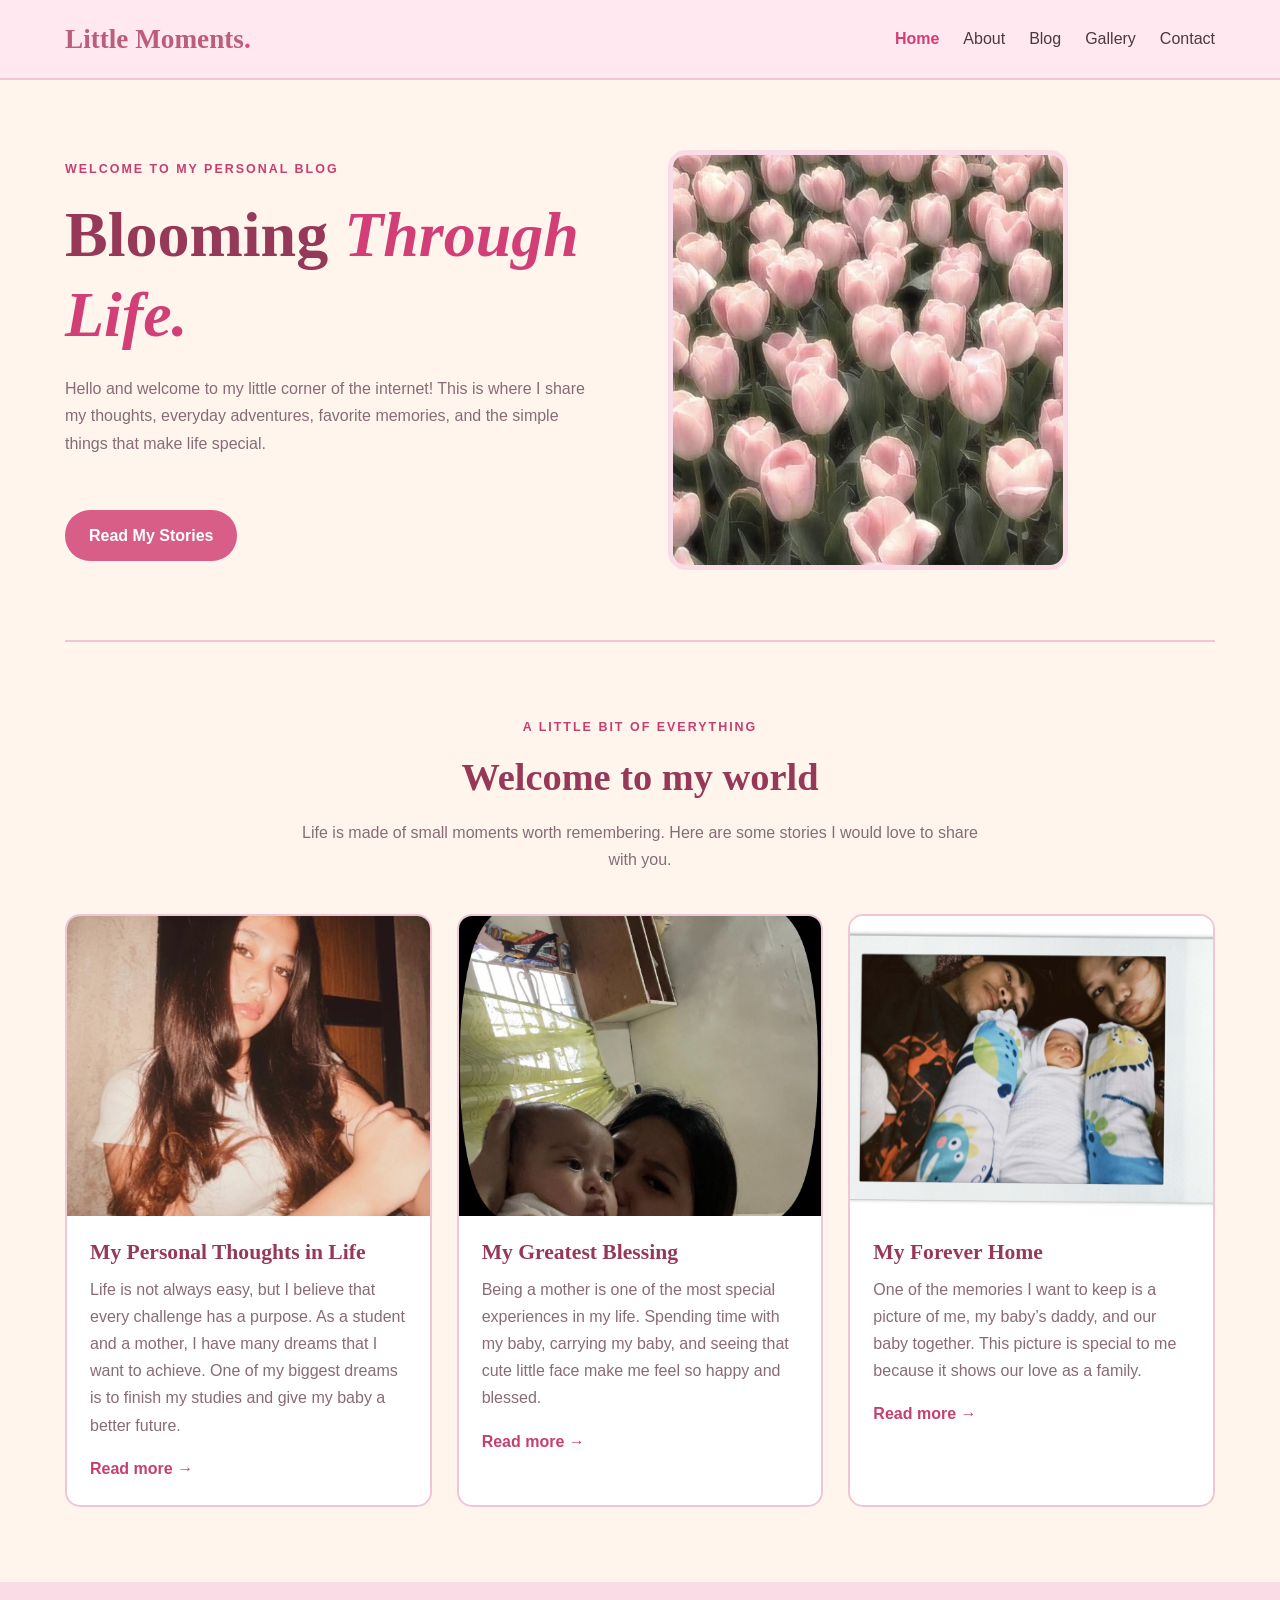
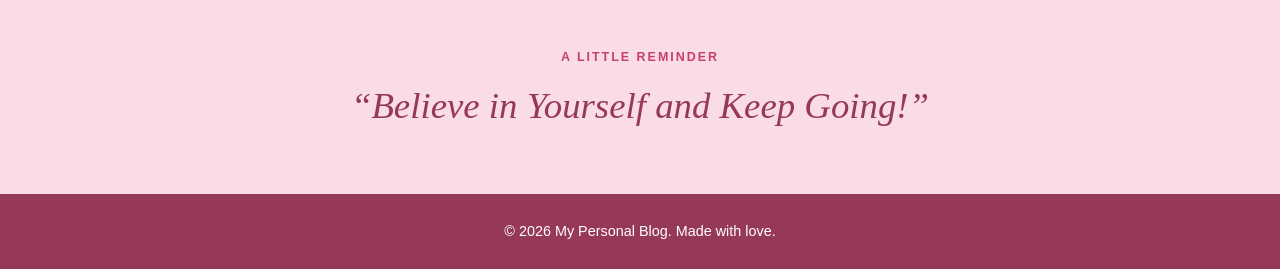
<file: index.html>
<!DOCTYPE html>
<html lang="en">
<head>
    <meta charset="UTF-8">
    <meta name="viewport" content="width=device-width, initial-scale=1.0">
    <title>My Personal Blog | Home</title>
    <link rel="stylesheet" href="style.css">
</head>
<body>

    <header class="site-header">
        <div class="container nav-container">
            <a class="logo" href="index.html">Little Moments<span>.</span></a>

            <nav aria-label="Main navigation">
                <a class="active" href="index.html">Home</a>
                <a href="about.html">About</a>
                <a href="blog.html">Blog</a>
                <a href="gallery.html">Gallery</a>
                <a href="contacts.html">Contact</a>
            </nav>
        </div>
    </header>

    <main>
        <section class="hero container">
            <div class="hero-text">
                <p class="eyebrow">WELCOME TO MY PERSONAL BLOG</p>
                <h1>Blooming <span>Through Life.</span></h1>

                <p>
                    Hello and welcome to my little corner of the internet!
                    This is where I share my thoughts, everyday adventures,
                    favorite memories, and the simple things that make life special.
                </p>

                <br>

                <a class="button" href="blog.html">Read My Stories</a>
            </div>

            <div class="hero-image">
                <img
                    src="images/(⊃｡•́‿•̀｡)⊃.jpg"
                    alt="Pinky Tulips">
            </div>
        </section>

        <hr class="container divider">

        <section class="container section">
            <div class="section-heading">
                <p class="eyebrow">A LITTLE BIT OF EVERYTHING</p>
                <h2>Welcome to my world</h2>
                <p>
                    Life is made of small moments worth remembering.
                    Here are some stories I would love to share with you.
                </p>
            </div>

            <div class="card-grid">
                <article class="post-card">
                    <img
                        src="images/picture 1 (10).jpg"
                        alt="My Personal Thoughts">
                    <div class="card-content">
                        <h3>My Personal Thoughts in Life</h3>
                        <p>
                             Life is not always easy, but I believe that every challenge
                             has a purpose. As a student and a mother, I have many dreams
                             that I want to achieve. One of my biggest dreams is to 
                             finish my studies and give my baby a better future.
                        </p>
                        <a class="text-link" href="blog.html">Read more →</a>
                    </div>
                </article>

                <article class="post-card">
                    <img
                        src="images/picture 1 (7).jpg"
                        alt="My Journey as a Mom">
                    <div class="card-content">
                        <h3>My Greatest Blessing</h3>
                        <p>
                             Being a mother is one of the most special experiences
                             in my life. Spending time with my baby, carrying my baby, 
                             and seeing that cute little face make me feel so happy 
                             and blessed.
                        </p>
                        <a class="text-link" href="blog.html">Read more →</a>
                    </div>
                </article>

                <article class="post-card">
                    <img
                        src="images/picture 1 (2).jpg"
                        alt="The People I Call Home">
                    <div class="card-content">
                        <h3>My Forever Home</h3>
                        <p>
                             One of the memories I want to keep is a picture of me, 
                             my baby’s daddy, and our baby together. This picture is 
                             special to me because it shows our love as a family.
                        </p>
                        <a class="text-link" href="blog.html">Read more →</a>
                    </div>
                </article>
            </div>
        </section>

        <section class="quote-section">
            <div class="container">
                <p class="eyebrow">A LITTLE REMINDER</p>
                <h2>“Believe in Yourself and Keep Going!”</h2>
            </div>
        </section>
    </main>

    <footer class="site-footer">
        <div class="container">
            <p>© 2026 My Personal Blog. Made with love.</p>
        </div>
    </footer>

</body>
</html>
</file>
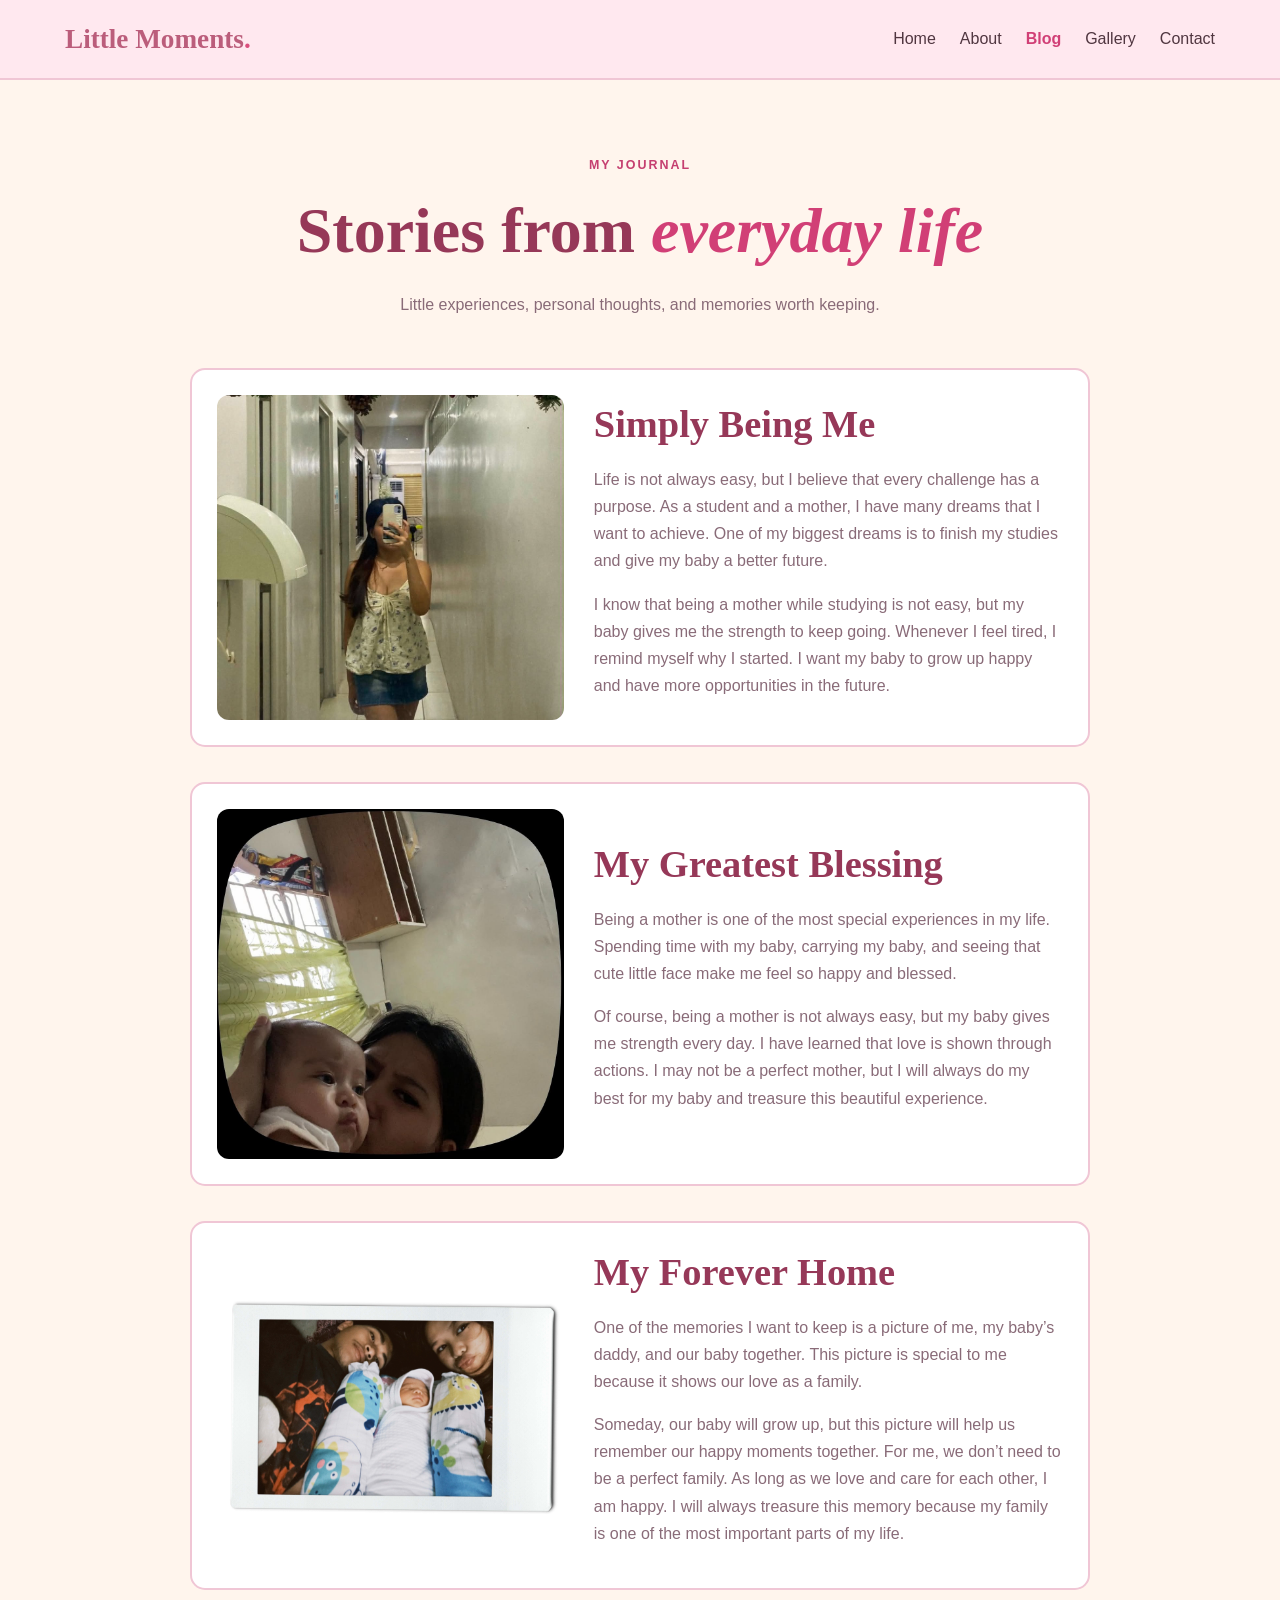
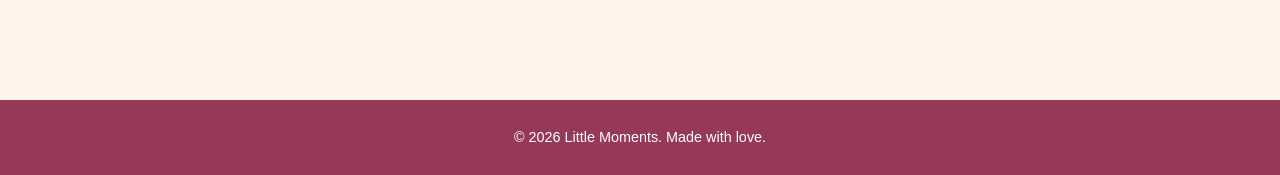
<file: blog.html>
<!DOCTYPE html>
<html lang="en">
<head>
    <meta charset="UTF-8">
    <meta name="viewport" content="width=device-width, initial-scale=1.0">
    <title>My Blog | Personal Blog</title>
    <link rel="stylesheet" href="style.css">
</head>
<body>

    <header class="site-header">
        <div class="container nav-container">
            <a class="logo" href="index.html">Little Moments<span>.</span></a>

            <nav aria-label="Main navigation">
                <a href="index.html">Home</a>
                <a href="about.html">About</a>
                <a class="active" href="blog.html">Blog</a>
                <a href="gallery.html">Gallery</a>
                <a href="contacts.html">Contact</a>
            </nav>
        </div>
    </header>

    <main class="container section">
        <div class="page-heading">
            <p class="eyebrow">MY JOURNAL</p>
            <h1>Stories from <span>everyday life</span></h1>
            <p>Little experiences, personal thoughts, and memories worth keeping.</p>
        </div>

        <div class="blog-list">

            <article class="blog-post">
                <img
                    src="images/picture 1 (11).jpg"
                    alt="My Personal Thoughts in life">

                <div class="blog-post-content">
                    <h2>Simply Being Me</h2>

                    <p>
                       Life is not always easy, but I believe that every challenge
                       has a purpose. As a student and a mother, I have many dreams
                       that I want to achieve. One of my biggest dreams is to 
                       finish my studies and give my baby a better future.
                    </p>

                    <p>
                        I know that being a mother while studying is not easy, 
                        but my baby gives me the strength to keep going. 
                        Whenever I feel tired, I remind myself why I started. 
                        I want my baby to grow up happy and have more 
                        opportunities in the future.
                    </p>
                </div>
            </article>

            <article class="blog-post">
                <img
                    src="images/picture 1 (7).jpg"
                    alt="My Journey as a mom">

                <div class="blog-post-content">
                    <h2>My Greatest Blessing</h2>

                    <p>
                        Being a mother is one of the most special experiences
                        in my life. Spending time with my baby, carrying my baby, 
                        and seeing that cute little face make me feel so happy 
                        and blessed.
                    </p>

                    <p>
                        Of course, being a mother is not always easy, but my baby 
                        gives me strength every day. I have learned that love is 
                        shown through actions. I may not be a perfect mother, 
                        but I will always do my best for my baby and treasure 
                        this beautiful experience.
                    </p>
                </div>
            </article>

            <article class="blog-post">
                <img
                    src="images/picture 1 (2).jpg"
                    alt="The People I Call Home">

                <div class="blog-post-content">
                    <h2>My Forever Home</h2>

                    <p>
                        One of the memories I want to keep is a picture of me, 
                        my baby’s daddy, and our baby together. This picture is 
                        special to me because it shows our love as a family.
                    </p>

                    <p>
                        Someday, our baby will grow up, but this picture will 
                        help us remember our happy moments together. For me, 
                        we don’t need to be a perfect family. As long as we love 
                        and care for each other, I am happy. I will always 
                        treasure this memory because my family is one of the 
                        most important parts of my life.
                    </p>
                </div>
            </article>

        </div>
    </main>

    <footer class="site-footer">
        <div class="container">
            <p>© 2026 Little Moments. Made with love.</p>
        </div>
    </footer>

</body>
</html>
</file>
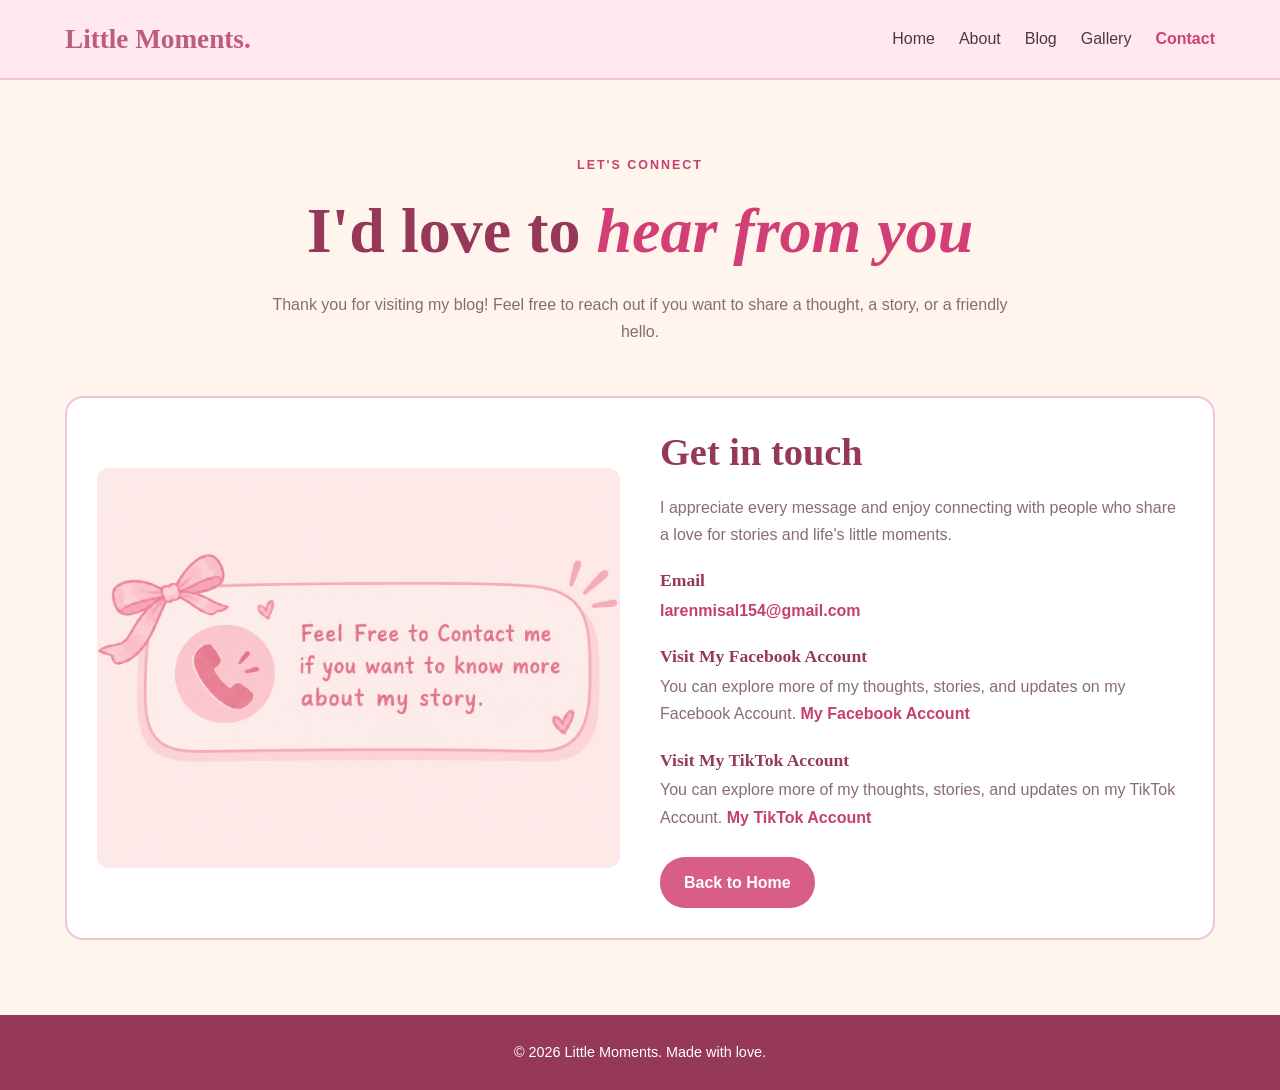
<file: contacts.html>
<!DOCTYPE html>
<html lang="en">
<head>
    <meta charset="UTF-8">
    <meta name="viewport" content="width=device-width, initial-scale=1.0">
    <title>Contact | Personal Blog</title>
    <link rel="stylesheet" href="style.css">
</head>
<body>

    <header class="site-header">
        <div class="container nav-container">
            <a class="logo" href="index.html">Little Moments<span>.</span></a>

            <nav aria-label="Main navigation">
                <a href="index.html">Home</a>
                <a href="about.html">About</a>
                <a href="blog.html">Blog</a>
                <a href="gallery.html">Gallery</a>
                <a class="active" href="contacts.html">Contact</a>
            </nav>
        </div>
    </header>

    <main class="container section">
        <div class="page-heading">
            <p class="eyebrow">LET'S CONNECT</p>
            <h1>I'd love to <span>hear from you</span></h1>
            <p>
                Thank you for visiting my blog! Feel free to reach out
                if you want to share a thought, a story, or a friendly hello.
            </p>
        </div>

        <section class="contact-card">
            <div class="contact-decoration">
                <img
                    src="images/Feel Free to Contact Me.png"
                    alt="My Own Kind of Pinks">
            </div>

            <div class="contact-details">
                <h2>Get in touch</h2>

                <p>
                    I appreciate every message and enjoy connecting with
                    people who share a love for stories and life's little moments.
                </p>

                <h3>Email</h3>
                <p>
                    <a class="text-link" href="mailto:larenmisal154@gmail.com">
                        larenmisal154@gmail.com
                    </a>
                </p>

                <h3>Visit My Facebook Account</h3>
                <p>
                    You can explore more of my thoughts, stories, and updates on my Facebook Account.
                    <a
                        class="text-link"
                        href=" https://www.facebook.com/share/19S1nq78KX/?mibextid=wwXIfr"
                        target="_blank"
                        rel="noopener noreferrer">
                        My Facebook Account
                    </a>
                </p>

                <h3>Visit My TikTok Account</h3>
                <p>
                    You can explore more of my thoughts, stories, and updates on my TikTok Account.
                    <a
                        class="text-link"
                        href=" https://www.tiktok.com/@l608954"
                        target="_blank"
                        rel="noopener noreferrer">
                        My TikTok Account
                    </a>
                </p>

                <a class="button" href="index.html">Back to Home</a>
            </div>
        </section>
    </main>

    <footer class="site-footer">
        <div class="container">
            <p>© 2026 Little Moments. Made with love.</p>
        </div>
    </footer>

</body>
</html>
</file>
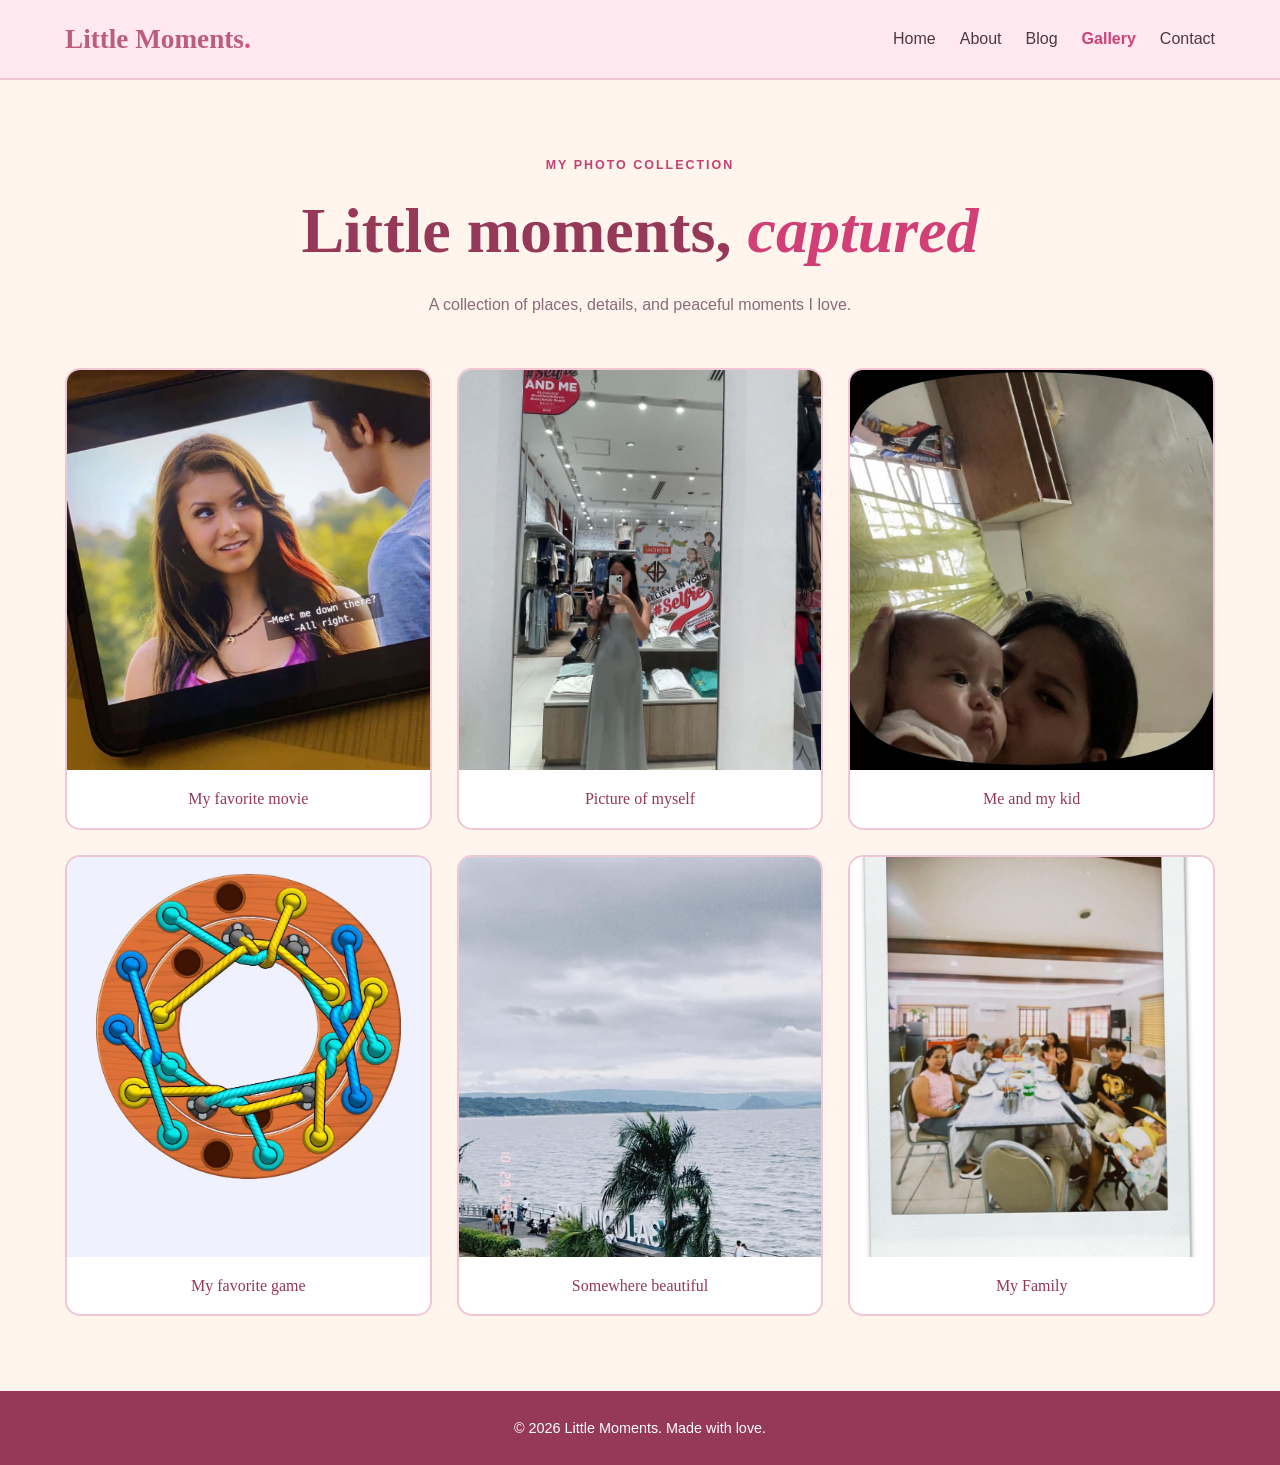
<file: gallery.html>
<!DOCTYPE html>
<html lang="en">
<head>
    <meta charset="UTF-8">
    <meta name="viewport" content="width=device-width, initial-scale=1.0">
    <title>Gallery | Personal Blog</title>
    <link rel="stylesheet" href="style.css">
</head>
<body>

    <header class="site-header">
        <div class="container nav-container">
            <a class="logo" href="index.html">Little Moments<span>.</span></a>

            <nav aria-label="Main navigation">
                <a href="index.html">Home</a>
                <a href="about.html">About</a>
                <a href="blog.html">Blog</a>
                <a class="active" href="gallery.html">Gallery</a>
                <a href="contacts.html">Contact</a>
            </nav>
        </div>
    </header>

    <main class="container section">
        <div class="page-heading">
            <p class="eyebrow">MY PHOTO COLLECTION</p>
            <h1>Little moments, <span>captured</span></h1>
            <p>A collection of places, details, and peaceful moments I love.</p>
        </div>

        <section class="gallery-grid" aria-label="Photo gallery">

            <figure class="gallery-item">
                <img
                    src="images/picture 1 (4).jpg"
                    alt="Movies and popcorn on a cozy night">
                <figcaption>My favorite movie</figcaption>
            </figure>

            <figure class="gallery-item">
                <img
                    src="images/picture 1 (12).jpg"
                    alt="Myself enjoying my life">
                <figcaption>Picture of myself</figcaption>
            </figure>

            <figure class="gallery-item">
                <img
                    src="images/picture 1 (7).jpg"
                    alt="The love of my life">
                <figcaption>Me and my kid</figcaption>
            </figure>

            <figure class="gallery-item">
                <img
                    src="images/picture 1 (1)(1).jpg"
                    alt="me and my game">
                <figcaption>My favorite game</figcaption>
            </figure>

            <figure class="gallery-item">
                <img
                    src="images/picture 1 (3).jpg"
                    alt="a beautiful view of">
                <figcaption>Somewhere beautiful</figcaption>
            </figure>

            <figure class="gallery-item">
                <img
                    src="images/picture 1 (8).jpg"
                    alt="Family members together">
                <figcaption>My Family</figcaption>
            </figure>

        </section>
    </main>

    <footer class="site-footer">
        <div class="container">
            <p>© 2026 Little Moments. Made with love.</p>
        </div>
    </footer>

</body>
</html>
</file>
<file: style.css>
/* ==================================
   PINK AND CREAM COLOR THEME
================================== */

:root {
    --cream: #FFF5ED;
    --white: #FFFFFF;
    --green: #D85D87;
    --dark-green: #963858;
    --light-green: #FADCE7;
    --text: #503640;
    --muted: #896B78;
    --border: #F0C6D5;
}

/* GENERAL SETTINGS */

* {
    margin: 0;
    padding: 0;
    box-sizing: border-box;
}

html {
    scroll-behavior: smooth;
}

body {
    font-family: Arial, Helvetica, sans-serif;
    background-color: #FFF5ED;
    color: #503640;
    line-height: 1.7;
}

.container {
    width: 90%;
    max-width: 1150px;
    margin: 0 auto;
}

.section {
    padding-top: 75px;
    padding-bottom: 75px;
}

/* HEADER AND NAVIGATION */

.site-header {
    background-color: #FFE8EF;
    border-bottom: 2px solid #F0C6D5;
    position: sticky;
    top: 0;
    z-index: 10;
}

.nav-container {
    min-height: 78px;
    display: flex;
    justify-content: space-between;
    align-items: center;
    gap: 24px;
}

.logo {
    font-family: Georgia, "Times New Roman", serif;
    font-size: 1.7rem;
    font-weight: bold;
    color: #bb5d7b;
    text-decoration: none;
}

.logo span {
    color: #db4e7d;
}

nav {
    display: flex;
    align-items: center;
    gap: 24px;
    flex-wrap: wrap;
}

nav a {
    color: #503640;
    text-decoration: none;
    transition: color 0.3s ease;
}

nav a:hover,
nav a.active {
    color: #D13F76;
    font-weight: bold;
}

/* HEADINGS */

h1,
h2,
h3 {
    font-family: Georgia, "Times New Roman", serif;
    line-height: 1.25;
    color: #963858;
}

h1 {
    font-size: clamp(2.3rem, 5vw, 4rem);
    margin-bottom: 20px;
}

h2 {
    font-size: clamp(1.7rem, 3vw, 2.4rem);
    margin-bottom: 18px;
}

h3 {
    font-size: 1.35rem;
    margin-bottom: 10px;
}

h1 span {
    color: #D13F76;
    font-style: italic;
}

p {
    margin-bottom: 16px;
}

.eyebrow {
    color: #C53F70;
    font-size: 0.78rem;
    font-weight: bold;
    letter-spacing: 2px;
    margin-bottom: 15px;
}

.page-heading {
    max-width: 750px;
    margin: 0 auto 50px;
    text-align: center;
}

.page-heading > p:last-child {
    color: #896B78;
}

/* BUTTONS AND LINKS */

.button {
    display: inline-block;
    padding: 12px 24px;
    margin-top: 10px;
    border-radius: 25px;
    background-color: #D85D87;
    color: #FFFFFF;
    text-decoration: none;
    font-weight: bold;
    transition: 0.3s ease;
}

.button:hover {
    background-color: #963858;
    transform: translateY(-2px);
}

.text-link {
    color: #C53F70;
    font-weight: bold;
    text-decoration: none;
}

.text-link:hover {
    text-decoration: underline;
}

/* HOMEPAGE HERO */

.hero {
    display: grid;
    grid-template-columns: 1fr 1fr;
    align-items: center;
    gap: 55px;
    padding-top: 70px;
    padding-bottom: 70px;
}

.hero-text > p:not(.eyebrow) {
    color: #896B78;
    max-width: 520px;
}

.hero-image img {
    display: block;
    width: 400px;
    height: 420px;
    object-fit: cover;
    border-radius: 18px;
    border: 5px solid #FADCE7;
}

.divider {
    border: 0;
    border-top: 2px solid #F0C6D5;
}

.section-heading {
    text-align: center;
    max-width: 680px;
    margin: 0 auto 40px;
}

.section-heading > p:last-child {
    color: #896B78;
}

/* HOMEPAGE BLOG CARDS */

.card-grid {
    display: grid;
    grid-template-columns: repeat(3, minmax(0, 1fr));
    gap: 25px;
}

.post-card {
    background-color: #FFFFFF;
    border: 2px solid #F0C6D5;
    border-radius: 15px;
    overflow: hidden;
    transition: 0.3s ease;
}

.post-card:hover {
    transform: translateY(-5px);
    box-shadow: 0 12px 25px rgba(190, 76, 119, 0.18);
}

.post-card img {
    display: block;
    width: 100%;
    height: 300px;
    object-fit: cover;
}

.card-content {
    padding: 23px;
}

.card-content h3 {
    color: #963858;
}

.card-content > p:not(.post-date) {
    color: #896B78;
}

.post-date {
    color: #C53F70;
    font-size: 0.85rem;
    margin-bottom: 10px;
}

/* QUOTE SECTION */

.quote-section {
    background-color: #FADCE7;
    padding: 65px 0;
    text-align: center;
}

.quote-section h2 {
    max-width: 800px;
    margin: 0 auto;
    font-size: clamp(1.5rem, 3vw, 2.3rem);
    font-weight: normal;
    font-style: italic;
}

/* ABOUT PAGE */

.about-layout {
    display: grid;
    grid-template-columns: 0.9fr 1.1fr;
    gap: 50px;
    align-items: start;
}

.about-image img {
    display: block;
    width: 100%;
    height: 520px;
    object-fit: cover;
    border-radius: 18px;
    border: 5px solid #FADCE7;
}

.about-text > p {
    color: #896B78;
}

.interest-list {
    padding-left: 22px;
    margin-bottom: 20px;
}

.interest-list li {
    margin-bottom: 8px;
}

/* BLOG PAGE */

.blog-list {
    max-width: 900px;
    margin: 0 auto;
}

.blog-post {
    display: grid;
    grid-template-columns: 0.85fr 1.15fr;
    align-items: center;
    gap: 30px;
    margin-bottom: 35px;
    padding: 25px;
    background-color: #FFFFFF;
    border: 2px solid #F0C6D5;
    border-radius: 15px;
}

.blog-post img {
    display: block;
    width: 100%;
    height: auto;
    object-fit: cover;
    border-radius: 12px;
}

.blog-post-content > p:not(.post-date) {
    color: #896B78;
}

/* GALLERY PAGE */

.gallery-grid {
    display: grid;
    grid-template-columns: repeat(3, minmax(0, 1fr));
    gap: 25px;
}

.gallery-item {
    background-color: #FFFFFF;
    border: 2px solid #F0C6D5;
    border-radius: 15px;
    overflow: hidden;
    transition: 0.3s ease;
}

.gallery-item:hover {
    transform: translateY(-4px);
    box-shadow: 0 10px 22px rgba(190, 76, 119, 0.15);
}

.gallery-item img {
    display: block;
    width: 100%;
    height: 400px;
    object-fit: cover;
    transition: transform 0.4s ease;
}

.gallery-item:hover img {
    transform: scale(1.04);
}

.gallery-item figcaption {
    padding: 15px;
    text-align: center;
    color: #963858;
    font-family: Georgia, "Times New Roman", serif;
}

/* CONTACT PAGE */

.contact-card {
    display: grid;
    grid-template-columns: 1fr 1fr;
    align-items: center;
    gap: 40px;
    max-width: auto;
    margin: 0 auto;
    padding: 30px;
    background-color: #FFFFFF;
    border: 2px solid #F0C6D5;
    border-radius: 18px;
}

.contact-decoration img {
    display: block;
    width: 100%;
    height: 400px;
    object-fit: cover;
    border-radius: 12px;
}

.contact-details > p {
    color: #896B78;
}

.contact-details h3 {
    font-size: 1.1rem;
    margin-top: 22px;
    margin-bottom: 5px;
}

/* FOOTER */

.site-footer {
    padding: 25px 0;
    background-color: #963858;
    color: #FFFFFF;
    text-align: center;
}

.site-footer p {
    margin-bottom: 0;
    font-size: 0.9rem;
}

/* RESPONSIVE DESIGN */

@media (max-width: 850px) {
    .nav-container {
        padding-top: 15px;
        padding-bottom: 15px;
        flex-direction: column;
        justify-content: center;
    }

    nav {
        justify-content: center;
        gap: 15px;
    }

    .hero {
        gap: 30px;
    }

    .hero-image img {
        height: 350px;
    }

    .card-grid,
    .gallery-grid {
        grid-template-columns: repeat(2, minmax(0, 1fr));
    }

    .about-layout {
        gap: 30px;
    }

    .about-image img {
        height: 450px;
    }
}

@media (max-width: 600px) {
    .section {
        padding-top: 45px;
        padding-bottom: 45px;
    }

    .hero {
        grid-template-columns: 1fr;
        padding-top: 45px;
        padding-bottom: 45px;
    }

    .hero-image img {
        height: 280px;
    }

    .card-grid,
    .gallery-grid,
    .about-layout,
    .blog-post,
    .contact-card {
        grid-template-columns: 1fr;
    }

    .about-image img {
        height: 300px;
    }

    .blog-post img {
        height: 240px;
    }

    .contact-card {
        padding: 20px;
        gap: 25px;
    }

    .contact-decoration img {
        height: 250px;
    }

    nav {
        gap: 10px 15px;
    }

    nav a {
        font-size: 0.88rem;
    }

    .logo {
        font-size: 1.5rem;
    }
}
</file>
